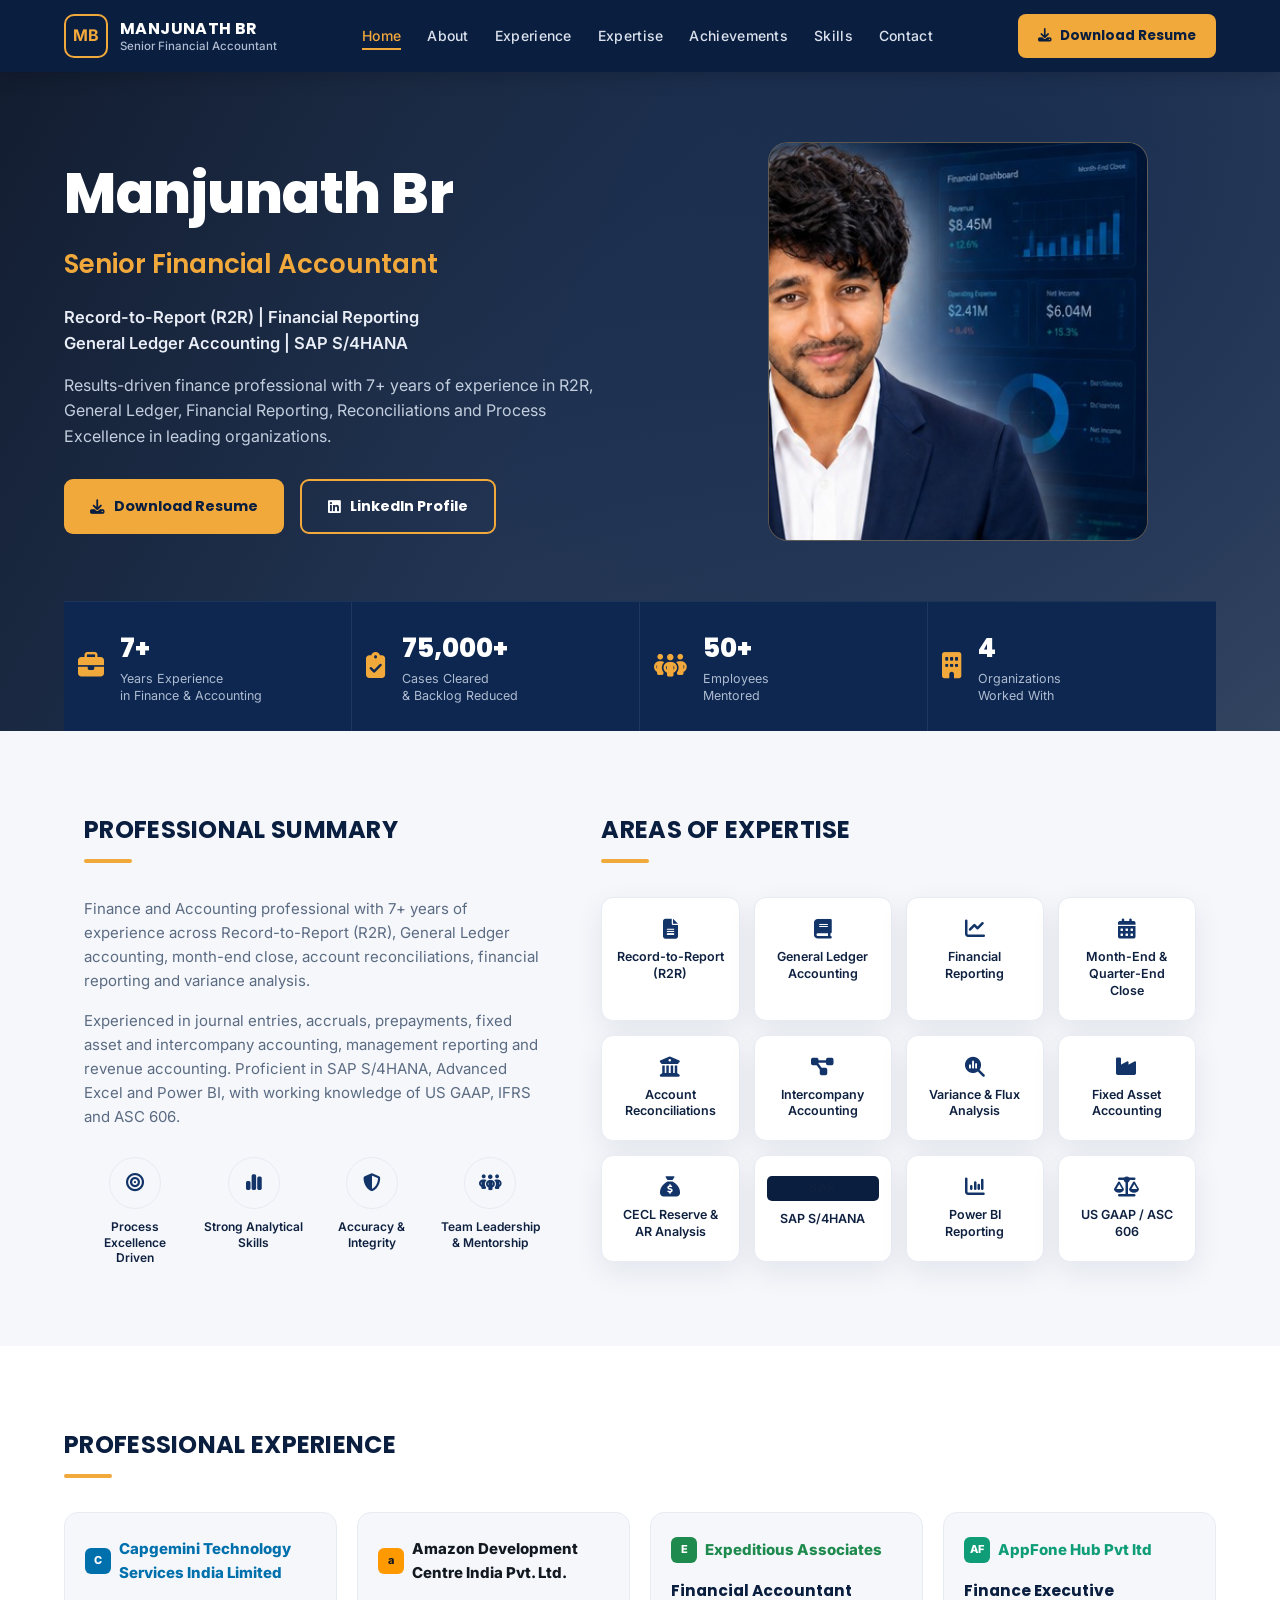
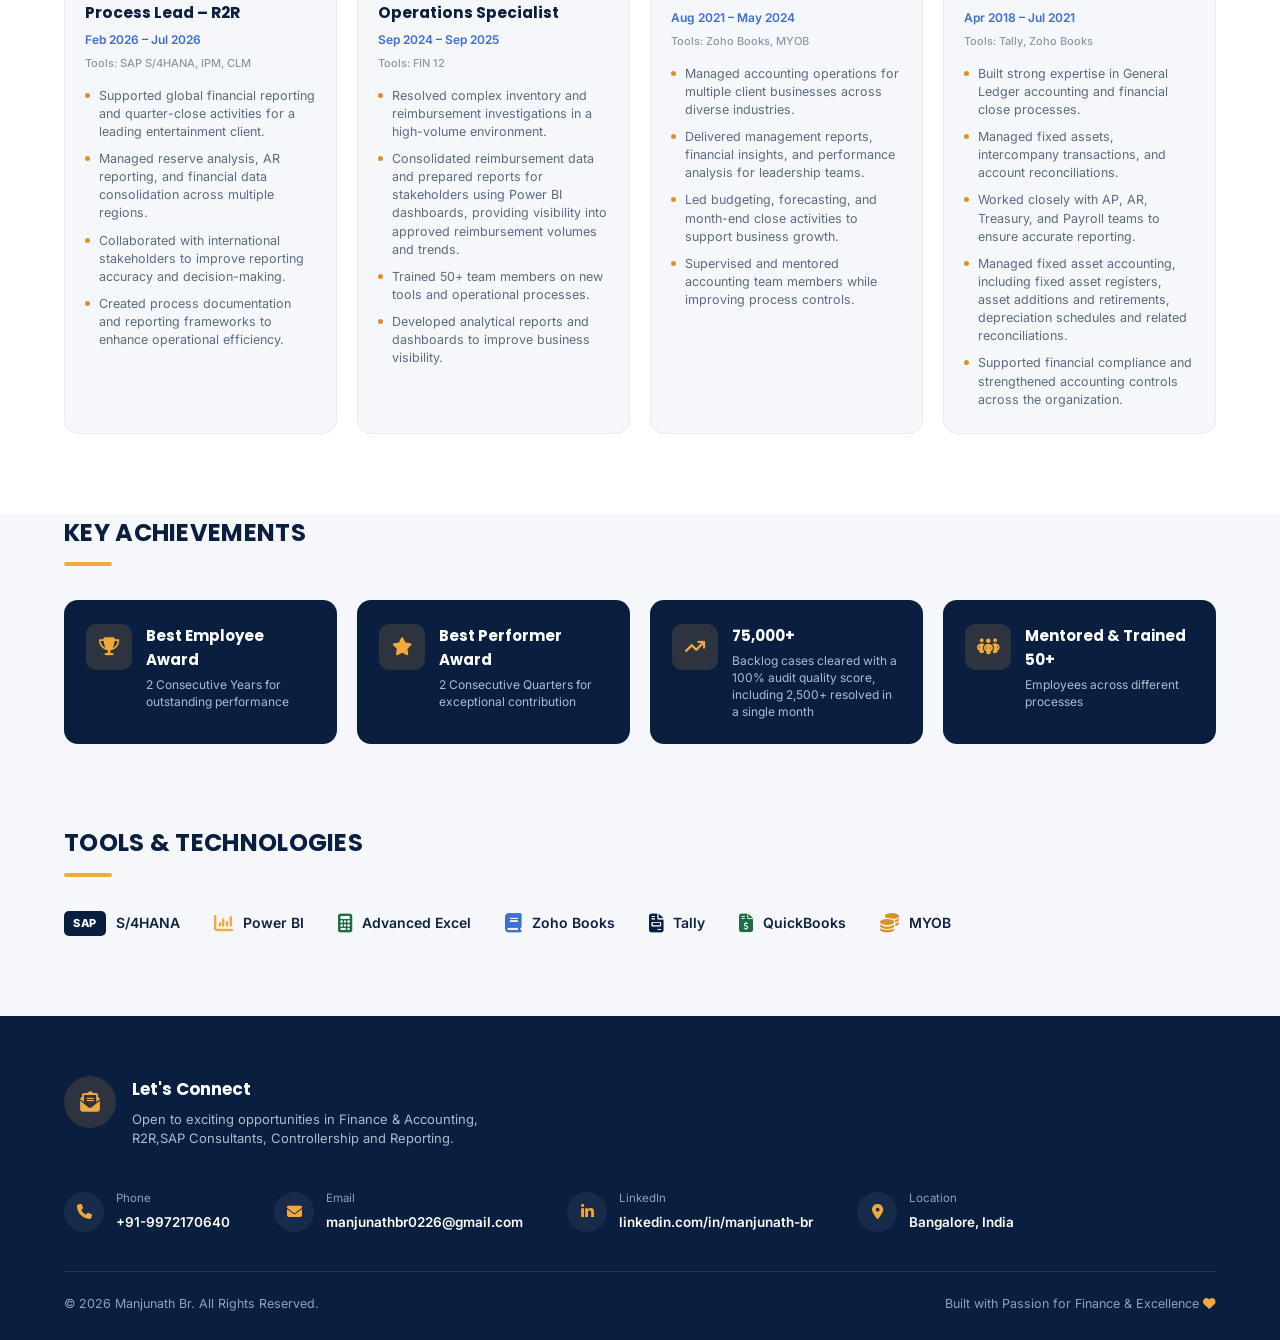
<file: index.html>
<!DOCTYPE html>
<html lang="en">
<head>
<meta charset="UTF-8" />
<meta name="viewport" content="width=device-width, initial-scale=1.0" />
<title>Manjunath BR | Senior Financial Accountant</title>
<link rel="preconnect" href="https://fonts.googleapis.com">
<link rel="preconnect" href="https://fonts.gstatic.com" crossorigin>
<link href="https://fonts.googleapis.com/css2?family=Inter:wght@400;500;600;700&family=Poppins:wght@600;700;800&display=swap" rel="stylesheet">
<link rel="stylesheet" href="https://cdnjs.cloudflare.com/ajax/libs/font-awesome/6.5.1/css/all.min.css">
<link rel="stylesheet" href="style.css">
</head>
<body>

<header class="navbar" id="navbar">
  <div class="logo-group">
    <div class="logo-badge">MB</div>
    <div class="logo-text">
      <span class="logo-name">MANJUNATH BR</span>
      <span class="logo-sub">Senior Financial Accountant</span>
    </div>
  </div>

  <ul class="nav-links">
    <li><a href="#home" class="active">Home</a></li>
    <li><a href="#about">About</a></li>
    <li><a href="#experience">Experience</a></li>
    <li><a href="#expertise">Expertise</a></li>
    <li><a href="#achievements">Achievements</a></li>
    <li><a href="#skills">Skills</a></li>
    <li><a href="#contact">Contact</a></li>
  </ul>

  <a href="#" class="btn-resume"><i class="fa-solid fa-download"></i> Download Resume</a>

  <button class="nav-toggle" id="navToggle" aria-label="Toggle navigation">
    <i class="fa-solid fa-bars"></i>
  </button>
</header>

<section class="hero" id="home">
  <div class="hero-inner">
    <div class="hero-left">
      <h1>Manjunath Br</h1>
      <h2>Senior Financial Accountant</h2>
      <p class="hero-tags">Record-to-Report (R2R) | Financial Reporting<br>General Ledger Accounting | SAP S/4HANA</p>
      <p class="hero-desc">Results-driven finance professional with 7+ years of experience in R2R, General Ledger, Financial Reporting, Reconciliations and Process Excellence in leading organizations.</p>
      <div class="hero-buttons">
        <a href="#" class="btn-primary"><i class="fa-solid fa-download"></i> Download Resume</a>
        <a href="#" class="btn-secondary"><i class="fa-brands fa-linkedin"></i> LinkedIn Profile</a>
      </div>
    </div>

    <div class="hero-right">
      <div class="hero-photo-wrap">
        <div class="hero-photo-placeholder">
          <!-- To use your own photo: replace photo.jpg in this folder with your image (keep the same filename, or update src below) -->
          <img src="photo.jpg" alt="Manjunath BR">
        </div>
      </div>
    </div>
  </div>

  <div class="stats-bar">
    <div class="stat-item">
      <i class="fa-solid fa-briefcase"></i>
      <div><h3>7+</h3><p>Years Experience<br>in Finance &amp; Accounting</p></div>
    </div>
    <div class="stat-item">
      <i class="fa-solid fa-clipboard-check"></i>
      <div><h3>75,000+</h3><p>Cases Cleared<br>&amp; Backlog Reduced</p></div>
    </div>
    <div class="stat-item">
      <i class="fa-solid fa-people-group"></i>
      <div><h3>50+</h3><p>Employees<br>Mentored</p></div>
    </div>
    <div class="stat-item">
      <i class="fa-solid fa-building"></i>
      <div><h3>4</h3><p>Organizations<br>Worked With</p></div>
    </div>
  </div>
</section>

<section class="summary-expertise" id="about">
  <div class="summary-col">
    <div class="section-head">
      <h2>PROFESSIONAL SUMMARY</h2>
      <span class="bar"></span>
    </div>
    <p>Finance and Accounting professional with 7+ years of experience across Record-to-Report (R2R), General Ledger accounting, month-end close, account reconciliations, financial reporting and variance analysis.</p>
    <p>Experienced in journal entries, accruals, prepayments, fixed asset and intercompany accounting, management reporting and revenue accounting. Proficient in SAP S/4HANA, Advanced Excel and Power BI, with working knowledge of US GAAP, IFRS and ASC 606.</p>

    <div class="traits">
      <div class="trait"><i class="fa-solid fa-bullseye"></i><span>Process Excellence Driven</span></div>
      <div class="trait"><i class="fa-solid fa-chart-simple"></i><span>Strong Analytical Skills</span></div>
      <div class="trait"><i class="fa-solid fa-shield-halved"></i><span>Accuracy &amp; Integrity</span></div>
      <div class="trait"><i class="fa-solid fa-people-group"></i><span>Team Leadership &amp; Mentorship</span></div>
    </div>
  </div>

  <div class="expertise-col" id="expertise">
    <div class="section-head">
      <h2>AREAS OF EXPERTISE</h2>
      <span class="bar"></span>
    </div>
    <div class="expertise-grid">
      <div class="expertise-card"><i class="fa-solid fa-file-lines"></i><span>Record-to-Report (R2R)</span></div>
      <div class="expertise-card"><i class="fa-solid fa-book"></i><span>General Ledger Accounting</span></div>
      <div class="expertise-card"><i class="fa-solid fa-chart-line"></i><span>Financial Reporting</span></div>
      <div class="expertise-card"><i class="fa-solid fa-calendar-days"></i><span>Month-End &amp; Quarter-End Close</span></div>
      <div class="expertise-card"><i class="fa-solid fa-building-columns"></i><span>Account Reconciliations</span></div>
      <div class="expertise-card"><i class="fa-solid fa-diagram-project"></i><span>Intercompany Accounting</span></div>
      <div class="expertise-card"><i class="fa-solid fa-magnifying-glass-chart"></i><span>Variance &amp; Flux Analysis</span></div>
      <div class="expertise-card"><i class="fa-solid fa-industry"></i><span>Fixed Asset Accounting</span></div>
      <div class="expertise-card"><i class="fa-solid fa-sack-dollar"></i><span>CECL Reserve &amp; AR Analysis</span></div>
      <div class="expertise-card"><span class="sap-chip">SAP</span><span>SAP S/4HANA</span></div>
      <div class="expertise-card"><i class="fa-solid fa-chart-column"></i><span>Power BI Reporting</span></div>
      <div class="expertise-card"><i class="fa-solid fa-scale-balanced"></i><span>US GAAP / ASC 606</span></div>
    </div>
  </div>
</section>

<section class="section experience" id="experience">
  <div class="section-head">
    <h2>PROFESSIONAL EXPERIENCE</h2>
    <span class="bar"></span>
  </div>

  <div class="exp-grid">
    <div class="exp-card">
      <div class="exp-logo capgemini"><span class="mark">C</span>Capgemini Technology Services India Limited</div>
      <h3>Process Lead – R2R</h3>
      <p class="exp-date">Feb 2026 – Jul 2026</p>
      <p class="exp-tools">Tools: SAP S/4HANA, IPM, CLM</p>
      <ul>
        <li>Supported global financial reporting and quarter-close activities for a leading entertainment client.</li>
        <li>Managed reserve analysis, AR reporting, and financial data consolidation across multiple regions.</li>
        <li>Collaborated with international stakeholders to improve reporting accuracy and decision-making.</li>
        <li>Created process documentation and reporting frameworks to enhance operational efficiency.</li>
      </ul>
    </div>

    <div class="exp-card">
      <div class="exp-logo amazon"><span class="mark">a</span>Amazon Development Centre India Pvt. Ltd.</div>
      <h3>Operations Specialist</h3>
      <p class="exp-date">Sep 2024 – Sep 2025</p>
      <p class="exp-tools">Tools: FIN 12</p>
      <ul>
        <li>Resolved complex inventory and reimbursement investigations in a high-volume environment.</li>
        <li>Consolidated reimbursement data and prepared reports for stakeholders using Power BI dashboards, providing visibility into approved reimbursement volumes and trends.</li>
        <li>Trained 50+ team members on new tools and operational processes.</li>
        <li>Developed analytical reports and dashboards to improve business visibility.</li>
      </ul>
    </div>

    <div class="exp-card">
      <div class="exp-logo expeditious"><span class="mark">E</span>Expeditious Associates</div>
      <h3>Financial Accountant</h3>
      <p class="exp-date">Aug 2021 – May 2024</p>
      <p class="exp-tools">Tools: Zoho Books, MYOB</p>
      <ul>
        <li>Managed accounting operations for multiple client businesses across diverse industries.</li>
        <li>Delivered management reports, financial insights, and performance analysis for leadership teams.</li>
        <li>Led budgeting, forecasting, and month-end close activities to support business growth.</li>
        <li>Supervised and mentored accounting team members while improving process controls.</li>
      </ul>
    </div>

    <div class="exp-card">
      <div class="exp-logo appfone"><span class="mark">AF</span>AppFone Hub Pvt ltd</div>
      <h3>Finance Executive</h3>
      <p class="exp-date">Apr 2018 – Jul 2021</p>
      <p class="exp-tools">Tools: Tally, Zoho Books</p>
      <ul>
        <li>Built strong expertise in General Ledger accounting and financial close processes.</li>
        <li>Managed fixed assets, intercompany transactions, and account reconciliations.</li>
        <li>Worked closely with AP, AR, Treasury, and Payroll teams to ensure accurate reporting.</li>
        <li>Managed fixed asset accounting, including fixed asset registers, asset additions and retirements, depreciation schedules and related reconciliations.</li>
        <li>Supported financial compliance and strengthened accounting controls across the organization.</li>
      </ul>
    </div>
  </div>
</section>

<section class="section" id="achievements" style="padding-top:0;">
  <div class="section-head">
    <h2>KEY ACHIEVEMENTS</h2>
    <span class="bar"></span>
  </div>
  <div class="achievements-grid">
    <div class="ach-card">
      <i class="fa-solid fa-trophy"></i>
      <div><h3>Best Employee Award</h3><p>2 Consecutive Years for outstanding performance</p></div>
    </div>
    <div class="ach-card">
      <i class="fa-solid fa-star"></i>
      <div><h3>Best Performer Award</h3><p>2 Consecutive Quarters for exceptional contribution</p></div>
    </div>
    <div class="ach-card">
      <i class="fa-solid fa-arrow-trend-up"></i>
      <div><h3>75,000+</h3><p>Backlog cases cleared with a 100% audit quality score, including 2,500+ resolved in a single month</p></div>
    </div>
    <div class="ach-card">
      <i class="fa-solid fa-people-group"></i>
      <div><h3>Mentored &amp; Trained 50+</h3><p>Employees across different processes</p></div>
    </div>
  </div>
</section>

<section class="section" id="skills" style="padding-top:0;">
  <div class="section-head">
    <h2>TOOLS &amp; TECHNOLOGIES</h2>
    <span class="bar"></span>
  </div>
  <div class="tools-row">
    <div class="tool-item"><span class="sap-chip">SAP</span> S/4HANA</div>
    <div class="tool-item"><i class="fa-solid fa-chart-column" style="color:#f2a93c;"></i> Power BI</div>
    <div class="tool-item"><i class="fa-solid fa-calculator" style="color:#1d6f42;"></i> Advanced Excel</div>
    <div class="tool-item"><i class="fa-solid fa-book" style="color:#3b6fd6;"></i> Zoho Books</div>
    <div class="tool-item"><i class="fa-solid fa-file-invoice" style="color:#0a1e3f;"></i> Tally</div>
    <div class="tool-item"><i class="fa-solid fa-file-invoice-dollar" style="color:#1d6f42;"></i> QuickBooks</div>
    <div class="tool-item"><i class="fa-solid fa-coins" style="color:#d9922b;"></i> MYOB</div>
  </div>
</section>

<footer id="contact">
  <div class="footer-top">
    <div class="footer-connect">
      <div class="circle-icon"><i class="fa-solid fa-envelope-open-text"></i></div>
      <div>
        <h3>Let's Connect</h3>
        <p>Open to exciting opportunities in Finance &amp; Accounting, R2R,SAP Consultants, Controllership and Reporting.</p>
      </div>
    </div>

    <div class="footer-contacts">
      <div class="footer-contact-item">
        <i class="fa-solid fa-phone"></i>
        <div>
          <div class="label">Phone</div>
          <a class="value" href="tel:+919972170640">+91-9972170640</a>
        </div>
      </div>
      <div class="footer-contact-item">
        <i class="fa-solid fa-envelope"></i>
        <div>
          <div class="label">Email</div>
          <a class="value" href="mailto:manjunathbr0226@gmail.com">manjunathbr0226@gmail.com</a>
        </div>
      </div>
      <div class="footer-contact-item">
        <i class="fa-brands fa-linkedin-in"></i>
        <div>
          <div class="label">LinkedIn</div>
          <a class="value" href="https://www.linkedin.com/in/manjunath-br-337088274/" target="_blank" rel="noopener">linkedin.com/in/manjunath-br</a>
        </div>
      </div>
      <div class="footer-contact-item">
        <i class="fa-solid fa-location-dot"></i>
        <div>
          <div class="label">Location</div>
          <span class="value">Bangalore, India</span>
        </div>
      </div>
    </div>
  </div>

  <div class="footer-bottom">
    <span>© 2026 Manjunath Br. All Rights Reserved.</span>
    <span>Built with Passion for Finance &amp; Excellence <i class="fa-solid fa-heart"></i></span>
  </div>
</footer>

<script>
  const toggle = document.getElementById('navToggle');
  const nav = document.getElementById('navbar');
  toggle.addEventListener('click', () => nav.classList.toggle('open'));
  document.querySelectorAll('.nav-links a').forEach(link=>{
    link.addEventListener('click', ()=> nav.classList.remove('open'));
  });
</script>

</body>
</html>
</file>
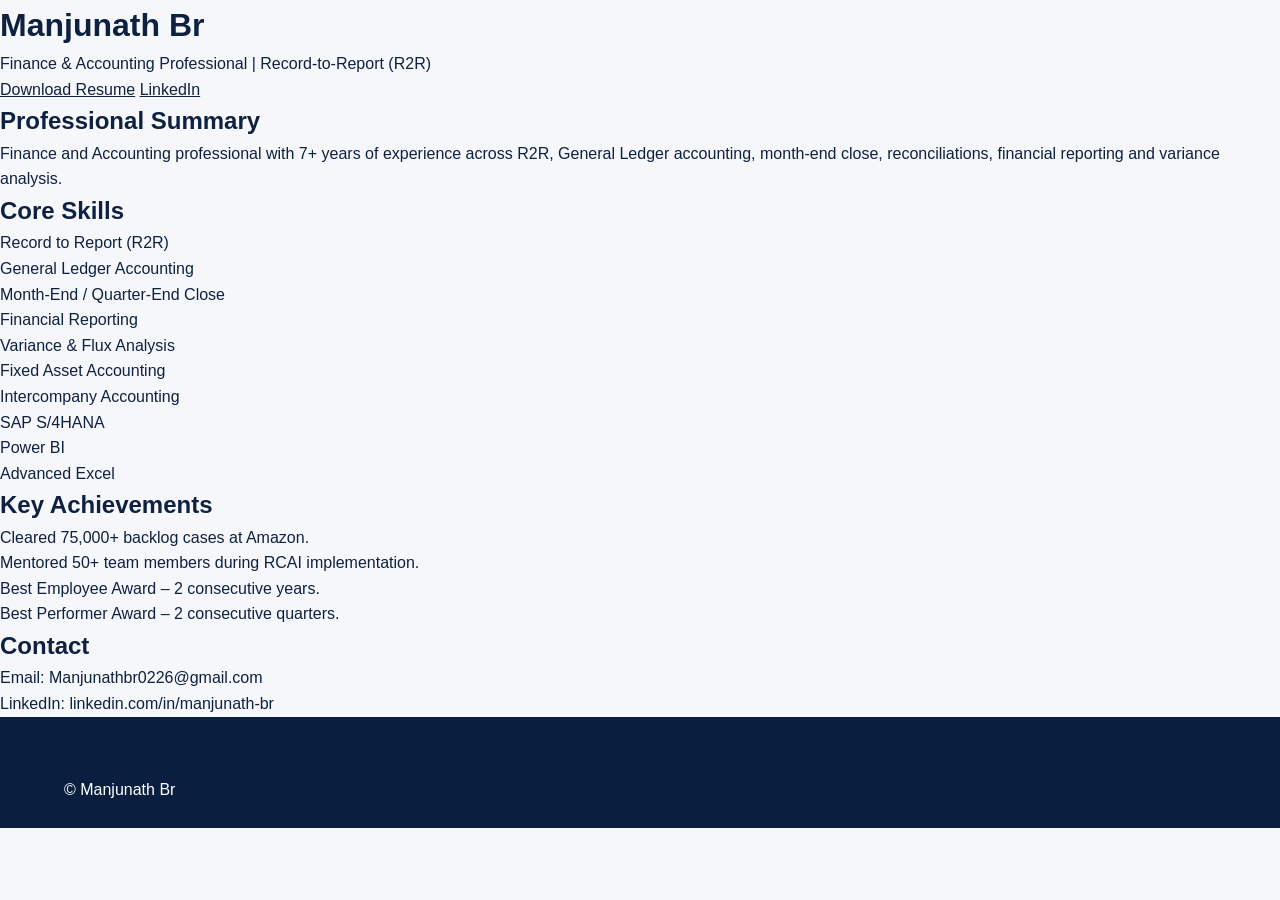
<file: index[1].html>
<!DOCTYPE html>
<html lang="en">
<head>
<meta charset="UTF-8">
<meta name="viewport" content="width=device-width, initial-scale=1.0">
<title>Manjunath Br | Finance & Accounting Professional</title>
<link rel="stylesheet" href="style.css">
</head>
<body>
<header>
  <h1>Manjunath Br</h1>
  <p>Finance & Accounting Professional | Record-to-Report (R2R)</p>
  <a class="btn" href="resume.pdf">Download Resume</a>
  <a class="btn" href="https://www.linkedin.com/in/manjunath-br/" target="_blank">LinkedIn</a>
</header>

<section>
<h2>Professional Summary</h2>
<p>Finance and Accounting professional with 7+ years of experience across R2R, General Ledger accounting, month-end close, reconciliations, financial reporting and variance analysis.</p>
</section>

<section>
<h2>Core Skills</h2>
<ul>
<li>Record to Report (R2R)</li>
<li>General Ledger Accounting</li>
<li>Month-End / Quarter-End Close</li>
<li>Financial Reporting</li>
<li>Variance & Flux Analysis</li>
<li>Fixed Asset Accounting</li>
<li>Intercompany Accounting</li>
<li>SAP S/4HANA</li>
<li>Power BI</li>
<li>Advanced Excel</li>
</ul>
</section>

<section>
<h2>Key Achievements</h2>
<ul>
<li>Cleared 75,000+ backlog cases at Amazon.</li>
<li>Mentored 50+ team members during RCAI implementation.</li>
<li>Best Employee Award – 2 consecutive years.</li>
<li>Best Performer Award – 2 consecutive quarters.</li>
</ul>
</section>

<section>
<h2>Contact</h2>
<p>Email: Manjunathbr0226@gmail.com</p>
<p>LinkedIn: linkedin.com/in/manjunath-br</p>
</section>

<footer>
<p>© Manjunath Br</p>
</footer>
</body>
</html>
</file>
<file: style.css>
:root{
    --navy:#0a1e3f;
    --navy-2:#0d2750;
    --navy-3:#123469;
    --gold:#f2a93c;
    --gold-dark:#d9922b;
    --bg:#f5f7fb;
    --white:#ffffff;
    --ink:#0f2140;
    --muted:#5b6b82;
    --line:#e7ebf2;
    --radius:16px;
    --shadow:0 10px 30px rgba(10,30,63,.08);
  }

  *{margin:0;padding:0;box-sizing:border-box;}
  html{scroll-behavior:smooth;}
  body{
    font-family:'Inter',sans-serif;
    background:var(--bg);
    color:var(--ink);
    line-height:1.6;
    -webkit-font-smoothing:antialiased;
  }
  h1,h2,h3,.logo-name,.btn-primary,.btn-secondary,.btn-resume{font-family:'Poppins',sans-serif;}
  img{max-width:100%;display:block;}
  a{color:inherit;}
  ul{list-style:none;}

  @media (prefers-reduced-motion: reduce){
    *{animation-duration:.001ms !important;transition-duration:.001ms !important;}
  }

  a:focus-visible,button:focus-visible{
    outline:3px solid var(--gold);
    outline-offset:3px;
    border-radius:4px;
  }

  .wrap{max-width:1240px;margin:0 auto;padding:0 24px;}

  /* ===== NAVBAR ===== */
  .navbar{
    display:flex;
    align-items:center;
    justify-content:space-between;
    gap:20px;
    padding:14px 5%;
    background:var(--navy);
    position:sticky;
    top:0;
    z-index:1000;
    box-shadow:0 2px 20px rgba(0,0,0,.2);
  }
  .logo-group{display:flex;align-items:center;gap:12px;}
  .logo-badge{
    width:44px;height:44px;
    border:2px solid var(--gold);
    border-radius:10px;
    display:flex;align-items:center;justify-content:center;
    color:var(--gold);
    font-weight:700;
    font-size:16px;
    flex-shrink:0;
  }
  .logo-text{display:flex;flex-direction:column;line-height:1.25;}
  .logo-name{color:var(--white);font-weight:700;font-size:16px;letter-spacing:.4px;}
  .logo-sub{color:#aebbd0;font-size:11.5px;font-weight:500;}

  .nav-links{
    display:flex;
    list-style:none;
    gap:26px;
    flex-wrap:wrap;
  }
  .nav-links a{
    text-decoration:none;
    color:#dbe2ee;
    font-weight:500;
    font-size:14px;
    letter-spacing:.3px;
    padding-bottom:4px;
    border-bottom:2px solid transparent;
    transition:.25s;
  }
  .nav-links a:hover,.nav-links a.active{
    color:var(--gold);
    border-bottom-color:var(--gold);
  }

  .btn-resume{
    display:inline-flex;align-items:center;gap:8px;
    background:var(--gold);
    color:var(--navy);
    padding:11px 20px;
    border-radius:8px;
    font-weight:700;
    font-size:13.5px;
    text-decoration:none;
    white-space:nowrap;
    transition:.25s;
  }
  .btn-resume:hover{background:var(--gold-dark);transform:translateY(-2px);}

  .nav-toggle{
    display:none;
    background:none;border:none;color:var(--white);
    font-size:22px;cursor:pointer;
  }

  /* ===== HERO ===== */
  .hero{
    background:
      linear-gradient(120deg, rgba(6,17,37,.95) 0%, rgba(10,30,63,.9) 45%, rgba(10,30,63,.82) 100%),
      radial-gradient(circle at 80% 20%, rgba(30,70,140,.55), transparent 55%);
    color:var(--white);
    padding:70px 5% 0;
  }
  .hero-inner{
    max-width:1240px;
    margin:0 auto;
    display:flex;
    align-items:center;
    gap:60px;
    flex-wrap:wrap;
    padding-bottom:60px;
  }
  .hero-left{flex:1 1 420px;animation:fadeUp .7s ease both;}
  .hero-left h1{
    font-size:56px;
    font-weight:800;
    letter-spacing:-.5px;
    margin-bottom:6px;
  }
  .hero-left h2{
    font-size:26px;
    font-weight:600;
    color:var(--gold);
    margin-bottom:18px;
  }
  .hero-tags{
    font-size:16.5px;
    font-weight:600;
    color:#e8edf6;
    margin-bottom:16px;
  }
  .hero-left p.hero-desc{
    font-size:16px;
    color:#c3cede;
    max-width:560px;
    margin-bottom:30px;
  }
  .hero-buttons{display:flex;gap:16px;flex-wrap:wrap;}
  .btn-primary,.btn-secondary{
    display:inline-flex;align-items:center;gap:9px;
    padding:14px 26px;
    border-radius:9px;
    font-weight:700;
    font-size:14.5px;
    text-decoration:none;
    transition:.25s;
  }
  .btn-primary{background:var(--gold);color:var(--navy);}
  .btn-primary:hover{background:var(--gold-dark);transform:translateY(-3px);}
  .btn-secondary{border:2px solid var(--gold);color:var(--white);}
  .btn-secondary:hover{background:rgba(242,169,60,.12);transform:translateY(-3px);}

  .hero-right{flex:1 1 360px;display:flex;justify-content:center;animation:fadeUp .9s ease both;}
  .hero-photo-wrap{position:relative;width:100%;max-width:380px;}
  .hero-photo-placeholder{
    width:100%;
    aspect-ratio:1/1.05;
    border-radius:20px;
    background:linear-gradient(160deg,var(--navy-3),var(--navy-2));
    border:1px solid rgba(242,169,60,.35);
    overflow:hidden;
  }
  .hero-photo-placeholder img{width:100%;height:100%;object-fit:cover;display:block;}

  .floating-card{
    position:absolute;
    top:18px;right:-22px;
    width:198px;
    background:rgba(9,22,46,.88);
    border:1px solid rgba(242,169,60,.3);
    backdrop-filter:blur(6px);
    border-radius:14px;
    padding:16px 16px 14px;
    box-shadow:0 20px 40px rgba(0,0,0,.35);
  }
  .fc-title{
    font-size:11.5px;font-weight:700;color:var(--gold);
    display:flex;align-items:center;gap:6px;
    margin-bottom:10px;text-transform:uppercase;letter-spacing:.4px;
  }
  .fc-row{
    display:flex;justify-content:space-between;align-items:baseline;
    font-size:11px;color:#aebbd0;margin-bottom:7px;
  }
  .fc-row strong{color:var(--white);font-size:13px;font-weight:700;}
  .fc-bars{display:flex;align-items:flex-end;gap:5px;height:38px;margin-top:10px;}
  .fc-bars span{flex:1;background:linear-gradient(180deg,var(--gold),var(--gold-dark));border-radius:3px 3px 0 0;opacity:.9;}

  @keyframes fadeUp{from{opacity:0;transform:translateY(18px);}to{opacity:1;transform:translateY(0);}}

  /* ===== STATS BAR ===== */
  .stats-bar{
    background:var(--navy-2);
    border-top:1px solid rgba(255,255,255,.06);
    display:grid;
    grid-template-columns:repeat(4,1fr);
  }
  .stat-item{
    display:flex;align-items:center;gap:16px;
    padding:26px 5%;
    border-right:1px solid rgba(255,255,255,.08);
    transition:.25s;
  }
  .stat-item:last-child{border-right:none;}
  .stat-item:hover{background:rgba(242,169,60,.06);}
  .stat-item i{font-size:26px;color:var(--gold);flex-shrink:0;}
  .stat-item h3{font-size:26px;font-weight:800;color:var(--white);}
  .stat-item p{font-size:12.5px;color:#aebbd0;line-height:1.4;}

  /* ===== SECTION HEADS ===== */
  .section{padding:80px 5%;}
  .section-head{margin-bottom:34px;}
  .section-head h2{
    font-size:24px;
    font-weight:700;
    color:var(--navy);
    letter-spacing:.3px;
  }
  .section-head .bar{
    display:block;width:48px;height:4px;
    background:var(--gold);border-radius:3px;margin-top:10px;
  }

  /* ===== SUMMARY + EXPERTISE ===== */
  .summary-expertise{
    max-width:1240px;margin:0 auto;
    display:grid;
    grid-template-columns:1fr 1.3fr;
    gap:60px;
    padding:80px 5%;
  }
  .summary-col p{color:var(--muted);font-size:15px;margin-bottom:16px;}
  .traits{
    display:grid;
    grid-template-columns:repeat(4,1fr);
    gap:16px;
    margin-top:28px;
  }
  .trait{text-align:center;}
  .trait i{
    width:52px;height:52px;
    display:flex;align-items:center;justify-content:center;
    margin:0 auto 10px;
    border-radius:50%;
    background:var(--bg);
    border:1px solid var(--line);
    color:var(--navy-3);
    font-size:18px;
  }
  .trait span{font-size:12px;font-weight:600;color:var(--ink);line-height:1.3;display:block;}

  .expertise-grid{
    display:grid;
    grid-template-columns:repeat(4,1fr);
    gap:14px;
  }
  .expertise-card{
    background:var(--white);
    border:1px solid var(--line);
    border-radius:12px;
    padding:20px 12px;
    text-align:center;
    box-shadow:var(--shadow);
    transition:.25s;
  }
  .expertise-card:hover{transform:translateY(-5px);border-color:var(--gold);}
  .expertise-card i{font-size:20px;color:var(--navy-3);margin-bottom:10px;}
  .expertise-card span{font-size:12.5px;font-weight:600;color:var(--ink);line-height:1.35;display:block;}
  .sap-chip{
    display:inline-block;background:var(--navy);color:var(--white);
    font-size:11px;font-weight:800;letter-spacing:.5px;
    padding:4px 9px;border-radius:5px;margin-bottom:10px;
  }

  /* ===== EXPERIENCE ===== */
  .experience{background:var(--white);}
  .exp-grid{
    display:grid;
    grid-template-columns:repeat(4,1fr);
    gap:20px;
  }
  .exp-card{
    background:var(--bg);
    border:1px solid var(--line);
    border-radius:14px;
    padding:24px 20px;
    transition:.25s;
    display:flex;
    flex-direction:column;
  }
  .exp-card:hover{transform:translateY(-6px);box-shadow:var(--shadow);}
  .exp-logo{
    display:flex;align-items:center;gap:8px;
    font-weight:800;font-size:15px;margin-bottom:16px;
  }
  .exp-logo .mark{
    width:26px;height:26px;border-radius:6px;
    display:flex;align-items:center;justify-content:center;
    color:#fff;font-size:11px;font-weight:800;flex-shrink:0;
  }
  .exp-logo.capgemini{color:#0070ad;}
  .exp-logo.capgemini .mark{background:#0070ad;}
  .exp-logo.amazon{color:#131921;}
  .exp-logo.amazon .mark{background:#ff9900;color:#131921;}
  .exp-logo.expeditious{color:#1f8a4d;}
  .exp-logo.expeditious .mark{background:#1f8a4d;}
  .exp-logo.appfone{color:#0f9d78;}
  .exp-logo.appfone .mark{background:#0f9d78;}

  .exp-card h3{font-size:15.5px;color:var(--navy);margin-bottom:4px;}
  .exp-card .exp-date{font-size:12px;font-weight:600;color:#3b6fd6;margin-bottom:6px;}
  .exp-card .exp-tools{font-size:11px;font-weight:500;color:#8b98ab;margin-bottom:14px;}
  .exp-card ul{display:flex;flex-direction:column;gap:9px;flex:1;}
  .exp-card li{
    font-size:12.5px;color:var(--muted);
    position:relative;padding-left:14px;line-height:1.45;
  }
  .exp-card li::before{
    content:"";position:absolute;left:0;top:6px;
    width:5px;height:5px;border-radius:50%;background:var(--gold-dark);
  }

  /* ===== ACHIEVEMENTS ===== */
  .achievements-grid{
    display:grid;
    grid-template-columns:repeat(4,1fr);
    gap:20px;
  }
  .ach-card{
    background:var(--navy);
    border-radius:14px;
    padding:24px 22px;
    display:flex;align-items:flex-start;gap:14px;
    transition:.25s;
  }
  .ach-card:hover{transform:translateY(-5px);background:var(--navy-3);}
  .ach-card i{
    width:46px;height:46px;flex-shrink:0;
    background:rgba(242,169,60,.15);
    color:var(--gold);
    border-radius:10px;
    display:flex;align-items:center;justify-content:center;
    font-size:18px;
  }
  .ach-card h3{color:var(--white);font-size:15px;margin-bottom:5px;}
  .ach-card p{color:#aebbd0;font-size:12px;line-height:1.4;}

  /* ===== TOOLS ===== */
  .tools-row{
    display:flex;
    flex-wrap:wrap;
    gap:34px;
    align-items:center;
    justify-content:flex-start;
  }
  .tool-item{display:flex;align-items:center;gap:10px;font-weight:600;font-size:14px;color:var(--ink);}
  .tool-item i{font-size:19px;}
  .tool-item .sap-chip{margin:0;}

  /* ===== FOOTER ===== */
  footer{background:var(--navy);color:var(--white);padding:60px 5% 26px;}
  .footer-top{
    max-width:1240px;margin:0 auto;
    display:flex;flex-wrap:wrap;gap:40px;
    justify-content:space-between;
    padding-bottom:36px;border-bottom:1px solid rgba(255,255,255,.1);
  }
  .footer-connect{display:flex;gap:16px;max-width:420px;}
  .footer-connect .circle-icon{
    width:52px;height:52px;flex-shrink:0;
    border-radius:50%;background:rgba(242,169,60,.15);
    color:var(--gold);display:flex;align-items:center;justify-content:center;font-size:20px;
  }
  .footer-connect h3{font-size:17px;margin-bottom:6px;}
  .footer-connect p{font-size:13px;color:#aebbd0;line-height:1.5;}

  .footer-contacts{display:flex;gap:44px;flex-wrap:wrap;}
  .footer-contact-item{display:flex;align-items:center;gap:12px;}
  .footer-contact-item i{
    width:40px;height:40px;border-radius:50%;
    background:rgba(255,255,255,.06);
    display:flex;align-items:center;justify-content:center;
    color:var(--gold);font-size:15px;flex-shrink:0;
  }
  .footer-contact-item .label{font-size:11.5px;color:#8fa0ba;margin-bottom:2px;}
  .footer-contact-item .value{font-size:13.5px;font-weight:600;color:var(--white);text-decoration:none;}
  .footer-contact-item .value:hover{color:var(--gold);}

  .footer-bottom{
    max-width:1240px;margin:0 auto;
    display:flex;justify-content:space-between;flex-wrap:wrap;gap:10px;
    padding-top:22px;font-size:12.5px;color:#8fa0ba;
  }
  .footer-bottom i{color:var(--gold);}

  /* ===== RESPONSIVE ===== */
  @media(max-width:1080px){
    .summary-expertise{grid-template-columns:1fr;}
    .exp-grid{grid-template-columns:repeat(2,1fr);}
    .achievements-grid{grid-template-columns:repeat(2,1fr);}
    .expertise-grid{grid-template-columns:repeat(3,1fr);}
  }
  @media(max-width:900px){
    .nav-links,.btn-resume{display:none;}
    .nav-toggle{display:block;}
    .navbar.open .nav-links{
      display:flex;flex-direction:column;
      position:absolute;top:100%;left:0;right:0;
      background:var(--navy);padding:18px 8%;gap:16px;
      box-shadow:0 12px 20px rgba(0,0,0,.25);
    }
    .navbar.open .btn-resume{display:inline-flex;margin-top:6px;}
    .hero-inner{flex-direction:column;text-align:center;}
    .hero-left p.hero-desc{margin-left:auto;margin-right:auto;}
    .hero-buttons{justify-content:center;}
    .floating-card{position:static;width:100%;margin-top:18px;}
    .hero-photo-wrap{max-width:320px;margin:0 auto;}
    .stats-bar{grid-template-columns:repeat(2,1fr);}
    .stat-item{border-bottom:1px solid rgba(255,255,255,.08);}
    .traits{grid-template-columns:repeat(2,1fr);}
    .expertise-grid{grid-template-columns:repeat(2,1fr);}
  }
  @media(max-width:560px){
    .hero-left h1{font-size:38px;}
    .hero-left h2{font-size:20px;}
    .exp-grid{grid-template-columns:1fr;}
    .achievements-grid{grid-template-columns:1fr;}
    .expertise-grid{grid-template-columns:1fr;}
    .tools-row{justify-content:center;}
    .footer-contacts{flex-direction:column;gap:20px;}
  }
</file>
